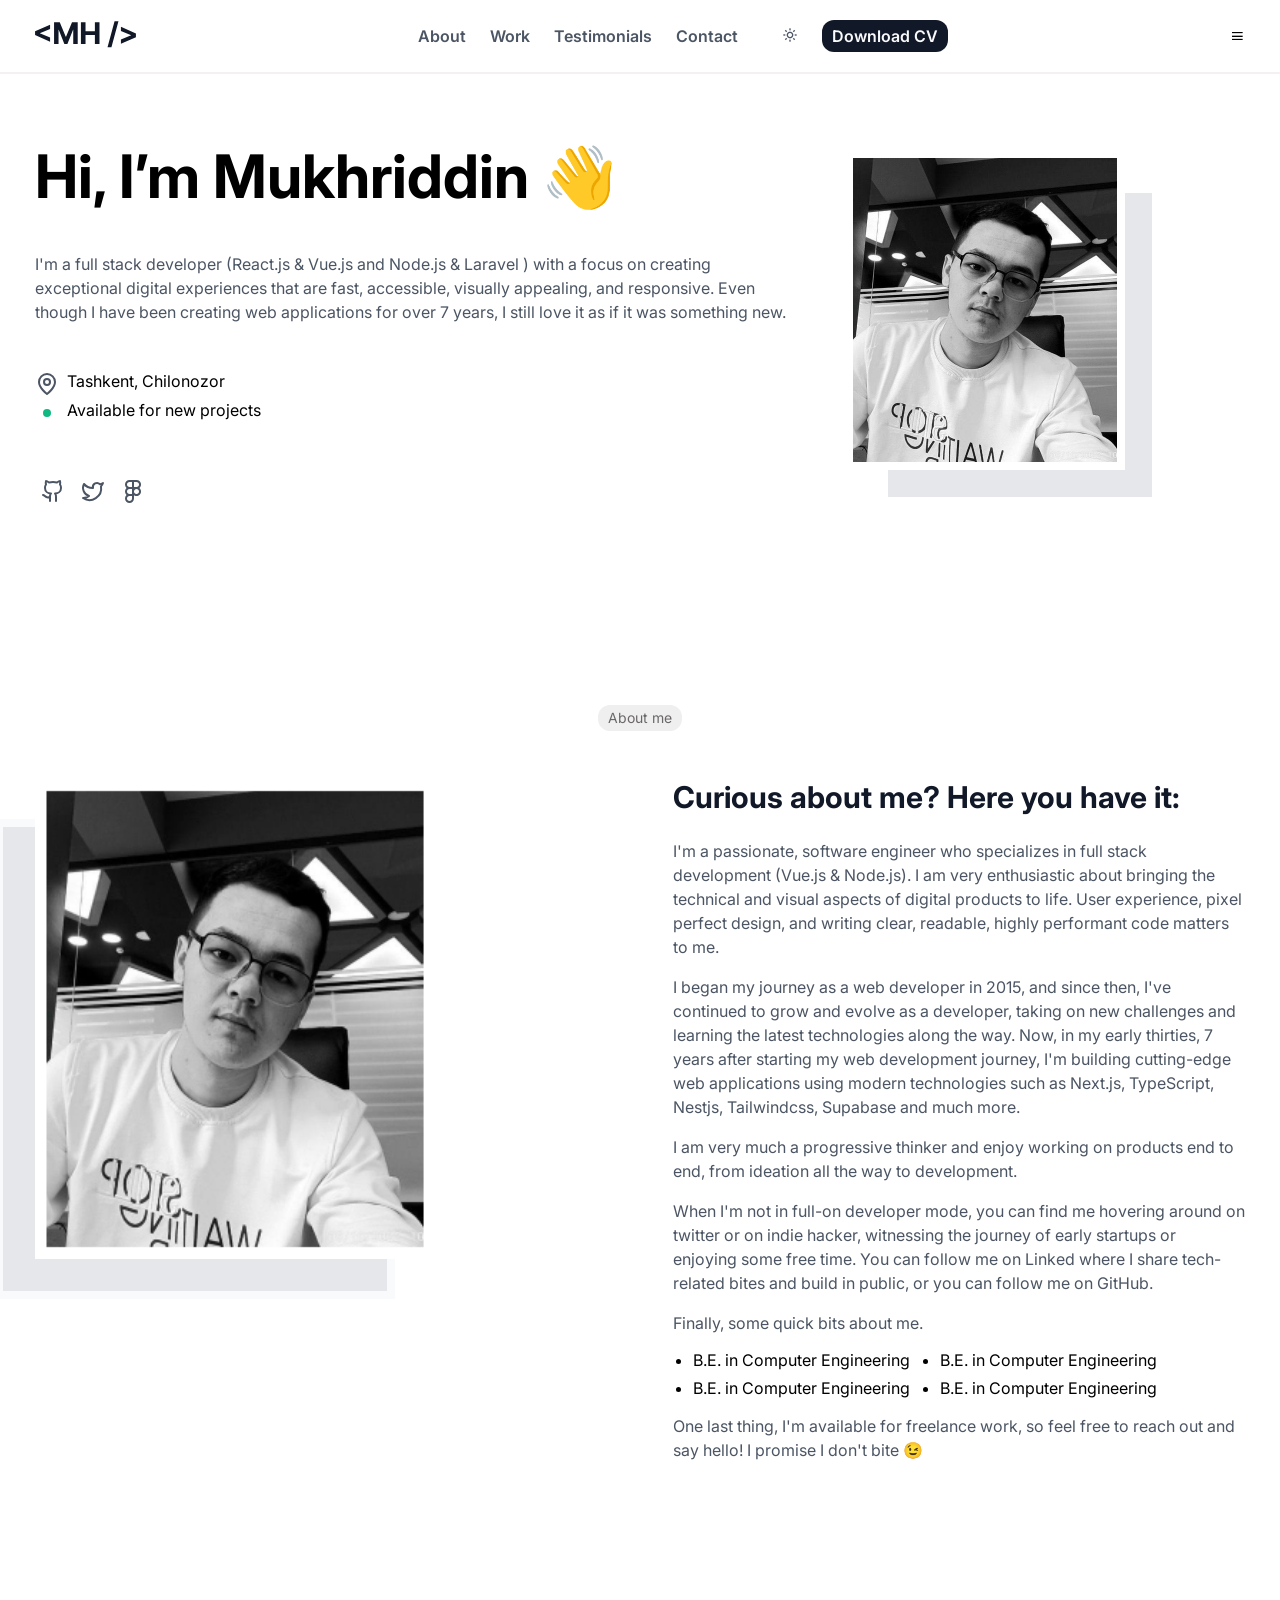
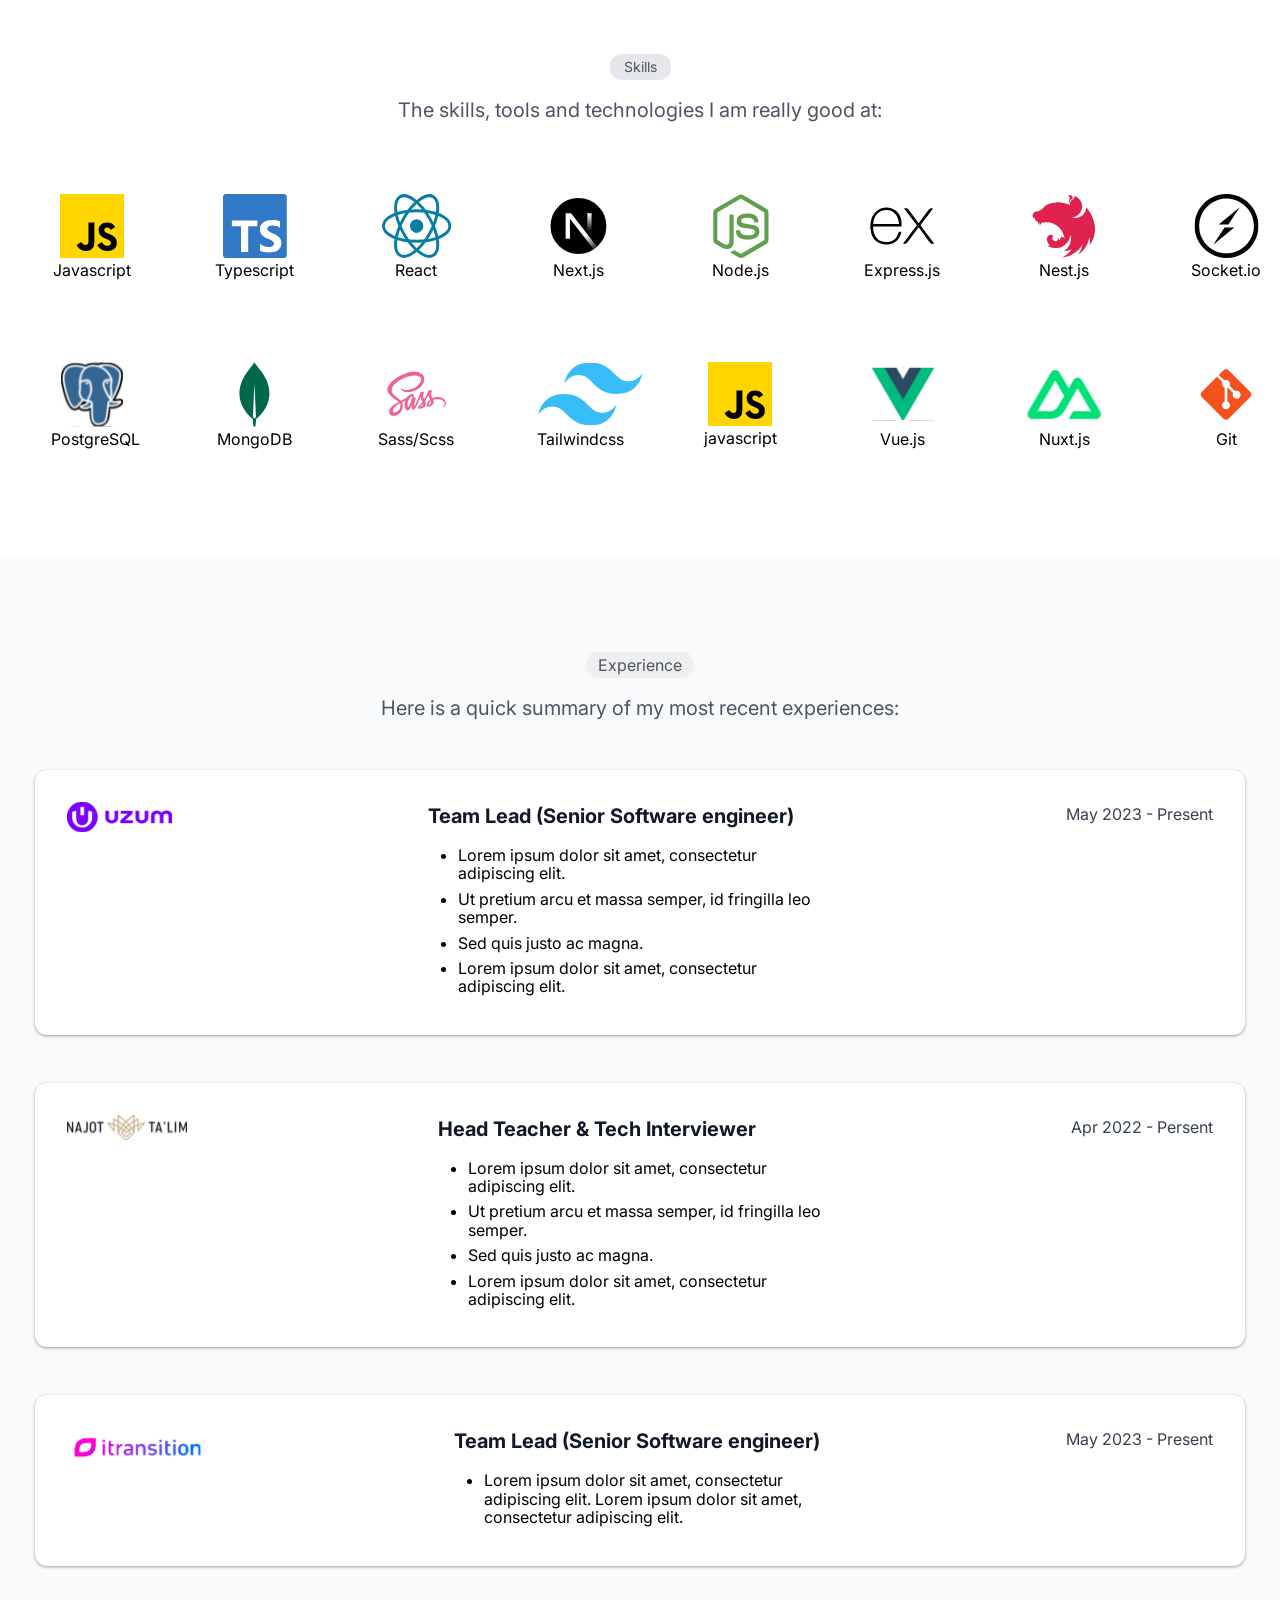
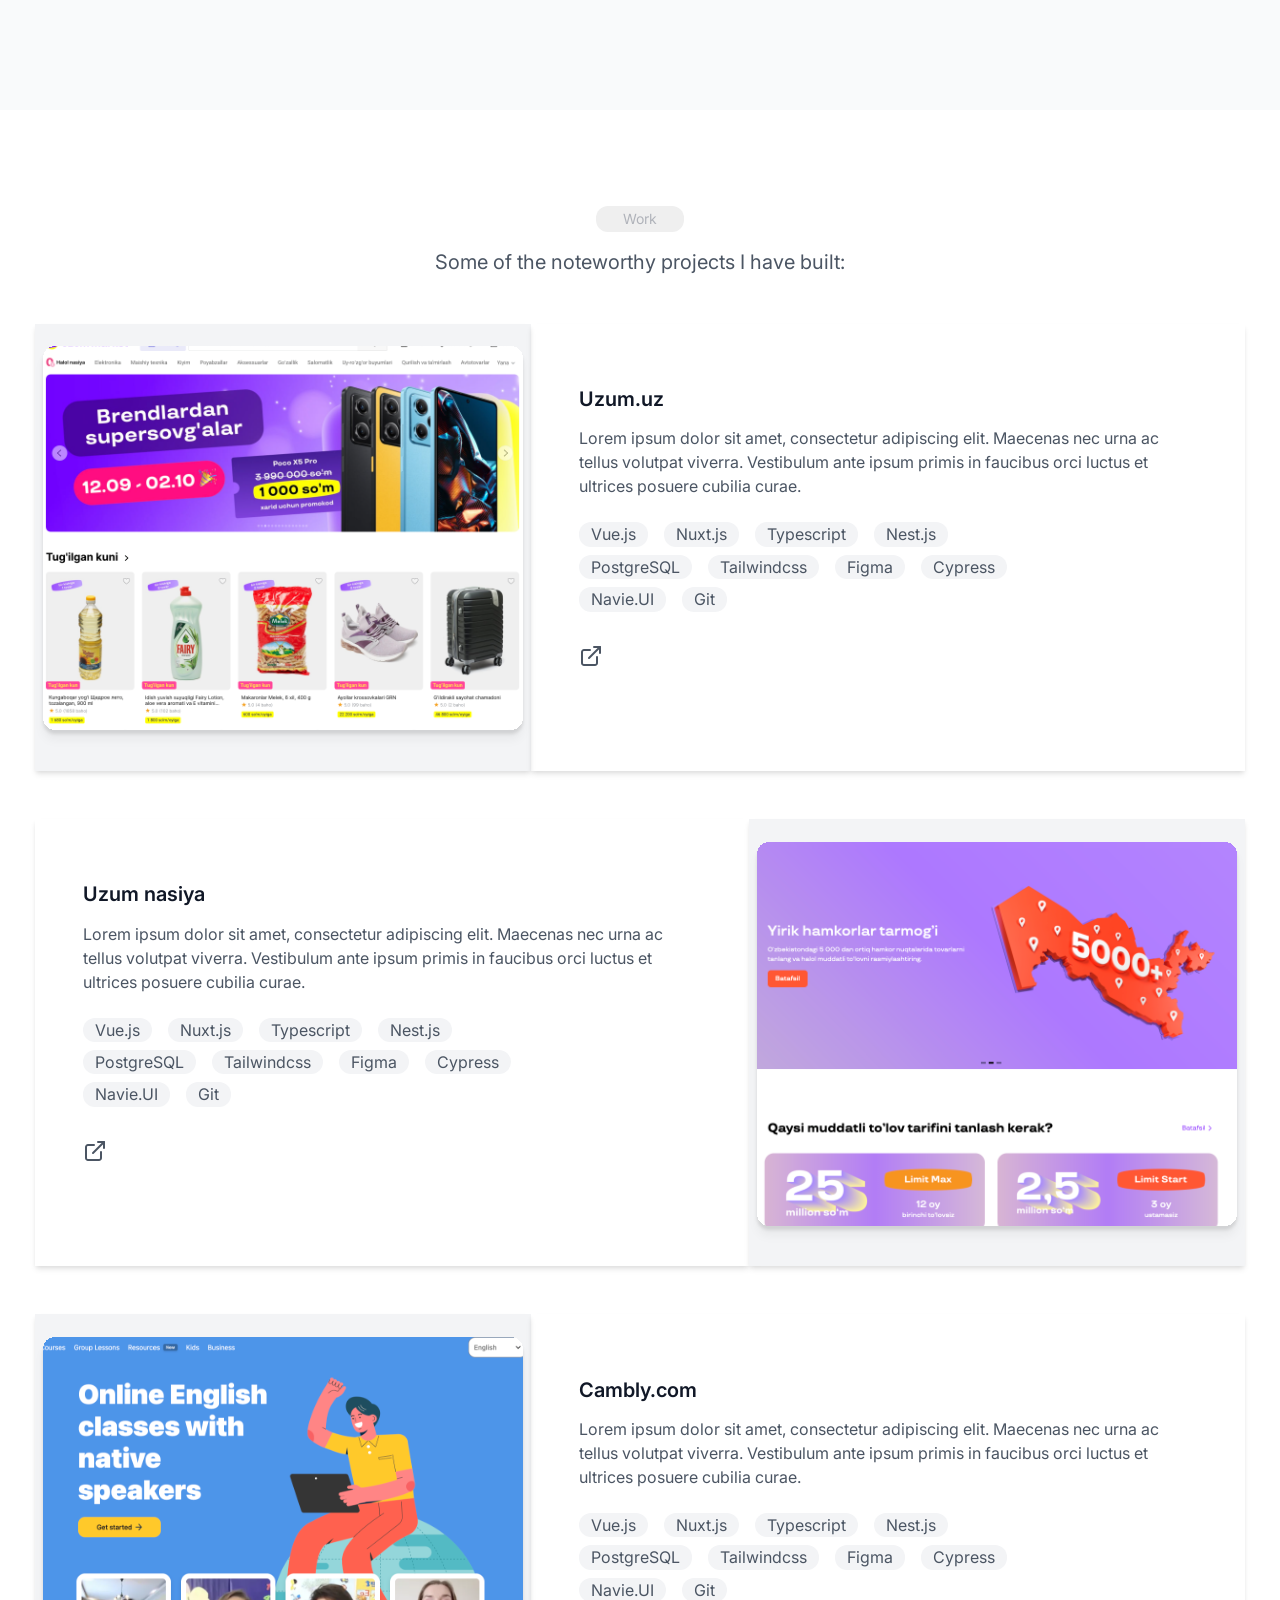
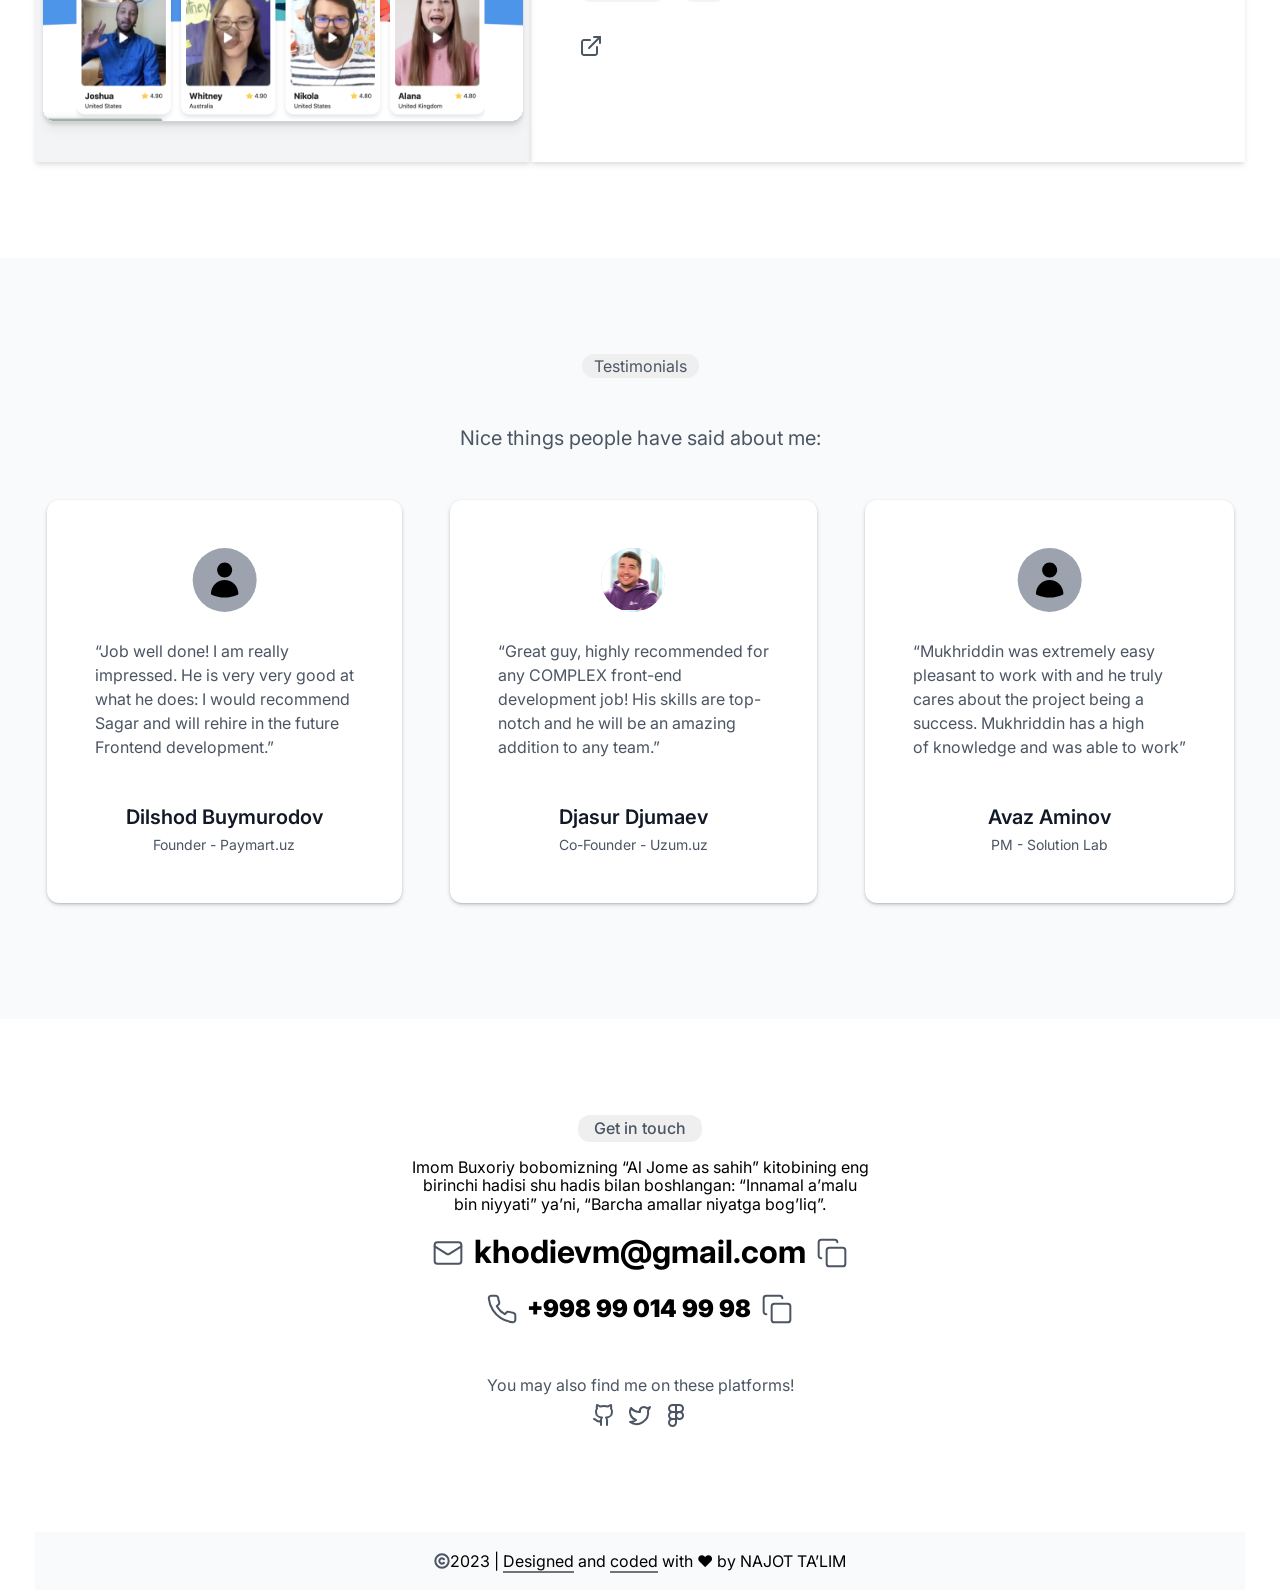
<file: exam-main/index.html>
<!DOCTYPE html>
<html lang="en">

<head>
    <meta charset="UTF-8">
    <meta name="viewport" content="width=device-width, initial-scale=1.0">
    <title>EXAM</title>

    <!-- favicon -->

    <link rel="icon" href="./public/favicon/favicon.svg">

    <!-- google-fonts-inter -->

    <link
        href="https://fonts.googleapis.com/css2?family=Edu+VIC+WA+NT+Beginner:wght@400;500&family=Inter:wght@100..900&family=Itim&family=Lemon&family=Montserrat:ital,wght@0,100..900;1,100..900&family=Patrick+Hand&family=Poppins:wght@200;300;400;500;600&family=Roboto:ital,wght@0,100;0,300;0,400;0,500;0,700;0,900;1,100;1,300;1,400;1,500;1,700;1,900&family=Rubik:ital,wght@0,300..900;1,300..900&display=swap"
        rel="stylesheet">

    <!-- box-icon -->

    <link href='https://unpkg.com/boxicons@2.1.4/css/boxicons.min.css' rel='stylesheet'>


    <!-- style.scss -->

    <link rel="stylesheet" href="./css/style.css">

    <!-- frofix -->

    <link rel="stylesheet" href="./css/prefix.css">

</head>

<body>

    <!-- header-start -->

    <header id="start">

        <div class="container">

            <div class="header-flex">


                <div class="logo_image">
                    <a href="./index.html">
                        <img class="light-logo" src="./assets/icons/favicon.svg" alt="">
                        <img class="dark-logo" src="./assets/icons/darc-logo.svg" alt="">
                    </a>
                </div>

                <ul class="navigation">
                    <li>
                        <a href="#">About</a>
                    </li>

                    <li>
                        <a href="#">Work</a>
                    </li>

                    <li>
                        <a href="#">Testimonials</a>
                    </li>

                    <li>
                        <a href="#">Contact</a>
                    </li>


                    <li>
                        <a href=""><i class='bx bx-sun'></i></a>
                    </li>


                    <button class="header-btn">
                        <a class="download" href="#" download="./assets/images">Download CV</a>
                    </button>


                </ul>

                <i class='bx bx-menu'></i>




            </div>


        </div>

    </header>





    <!-- header-end -->


    <!-- start-main -->

    <main>

        <!-- start-intro-section -->

        <section id="intro" class="intro">

            <div class="container">

                <div class="intro_flex">

                    <div class="left-box">
                        <h1 class="left-box__title">Hi, I’m Mukhriddin <span class="five">👋</span> </h1>

                        <p class="left-box__title--prg">
                            I'm a full stack developer (React.js & Vue.js and Node.js & Laravel ) with a focus on
                            creating
                            <br>
                            exceptional digital experiences that are fast, accessible, visually appealing, and
                            responsive.
                            Even <br> though I have been creating web applications for over 7 years, I still love it as
                            if
                            it was
                            something new.
                        </p>

                        <div class="into-flex-first">
                            <img src="./assets/icons/location.svg" alt="location">
                            <p>Tashkent, Chilonozor</p>
                        </div>

                        <div class="into-flex-second">
                            <img src="./assets/icons/green.svg" alt="location">
                            <p>Available for new projects</p>
                        </div>

                        <div class="logo-box">
                            <img src="./assets/icons/github.svg" alt="github">
                            <img src="./assets/icons/twitter.svg" alt="twitter">
                            <img src="./assets/icons/figma.svg" alt="figma">

                            <!-- <i class='bx bxl-github'></i>
                            <i class='bx bxl-twitter'></i>
                            <i class='bx bxl-figma'></i> -->
                        </div>
                    </div>

                    <div class="right-box">

                        <div class="shadow">
                            <img src="./assets/images/Background.jpg" alt="shadow">
                        </div>

                        <img src="./assets/images/Pic.jpg" alt="the-author">

                    </div>


                </div>

            </div>

        </section>



        <div class="sidebar">
            <div class="footer">
                <a href="#">
                    < MH />
                </a>
                <i class="bx bx-x"></i>
            </div>

            <div class="section">
                <ul>
                    <li><a href="#">About</a></li>
                    <li><a href="#">Work</a></li>
                    <li><a href="#">Testimonials</a></li>
                    <li><a href="#">Contact</a></li>
                </ul>
                <div class="sun">
                    <p>Switch Theme</p>
                    <i class="bx bx-sun"></i>
                </div>
                <button>Download CV</button>
            </div>

        </div>

        <!-- end-intro-section -->


        <!-- start-author-section -->

        <section id="author">

            <div class="container">


                <div class="author_flex">


                    <xdiv class="senter">

                        <button class="senter-btn">
                            <a href="#author">About me</a>
                        </button>

                </div>


                <div class="flex-box">

                    <div class="box-left">

                        <div class="shadow">
                            <img src="./assets/icons/Background big.png" alt="shadow">
                        </div>

                        <img src="./assets/images/Pic.jpg" alt="the-author">

                    </div>

                    <div class="box-right">

                        <h2 class="title-second">Curious about me? Here you have it:</h2>

                        <p class="title-second-prg">
                            I'm a passionate, software engineer who specializes in full stack <br> development
                            (Vue.js &
                            Node.js). I am very enthusiastic about bringing the <br> technical and visual aspects of
                            digital
                            products to life. User experience, pixel <br> perfect design, and writing clear,
                            readable,
                            highly
                            performant code matters <br> to me.
                        </p>

                        <p class="title-second-prg">
                            I began my journey as a web developer in 2015, and since then, I've <br> continued to
                            grow
                            and
                            evolve as a developer, taking on new challenges and <br> learning the latest
                            technologies
                            along
                            the way. Now, in my early thirties, 7 <br> years after starting my web development
                            journey,
                            I'm
                            building cutting-edge <br> web applications using modern technologies such as Next.js,
                            TypeScript, <br> Nestjs, Tailwindcss, Supabase and much more.
                        </p>

                        <p class="title-second-prg">
                            I am very much a progressive thinker and enjoy working on products end to <br> end, from
                            ideation
                            all the way to development.
                        </p>
                        <p class="title-second-prg">
                            When I'm not in full-on developer mode, you can find me hovering around on <br> twitter
                            or
                            on
                            indie hacker, witnessing the journey of early startups or <br> enjoying some free time.
                            You
                            can
                            follow me on Linked where I share tech- <br> related bites and build in public, or you
                            can
                            follow
                            me on GitHub.
                        </p>
                        <p class="title-second-prg-last">
                            Finally, some quick bits about me.
                        </p>

                        <nav class="nav-into">
                            <ul>
                                <li>
                                    B.E. in Computer Engineering
                                </li>
                            </ul>

                            <ul>
                                <li>
                                    B.E. in Computer Engineering
                                </li>
                            </ul>
                        </nav>

                        <nav class="nav-into">
                            <ul>
                                <li>
                                    B.E. in Computer Engineering
                                </li>
                            </ul>

                            <ul>
                                <li>
                                    B.E. in Computer Engineering
                                </li>
                            </ul>
                        </nav>

                        <p class="title-second-prg">One last thing, I'm available for freelance work, so feel free
                            to
                            reach out and <br> say
                            hello! I
                            promise I don't bite 😉</p>

                    </div>

                </div>

            </div>

            </div>

        </section>

        <!-- end-author-section -->


        <!--start-logos-section -->

        <section id="logos">

            <div class="container">

                <div class="logo_box">

                    <div class="logo-btn">
                        <button class="btn">
                            <a href="#logos">Skills</a>
                        </button>
                    </div>

                    <p class="logo-prg">The skills, tools and technologies I am really good at:</p>

                    <div class="flex-logo">

                        <div class="logoes-box">
                            <img src="./assets/icons/icon-javscript.svg" alt="javascript">
                            <p>Javascript</p>
                        </div>

                        <div class="logoes-box">
                            <img src="./assets/icons/icon-typescript.svg" alt="javascript">
                            <p>Typescript</p>
                        </div>

                        <div class="logoes-box">
                            <img src="./assets/icons/icon-react.svg" alt="javascript">
                            <p>React</p>
                        </div>

                        <div class="logoes-box">
                            <img src="./assets/icons/icon-nextjs.svg" alt="javascript">
                            <p>Next.js</p>
                        </div>

                        <div class="logoes-box">
                            <img src="./assets/icons/icon-nodejs.svg" alt="javascript">
                            <p>Node.js</p>
                        </div>

                        <div class="logoes-box">
                            <img src="./assets/icons/icon-express.svg" alt="javascript">
                            <p>Express.js</p>
                        </div>

                        <div class="logoes-box">
                            <img src="./assets/icons/icon-nest.svg" alt="javascript">
                            <p>Nest.js</p>
                        </div>

                        <div class="logoes-box">
                            <img src="./assets/icons/icon-socket.svg" alt="javascript">
                            <p>Socket.io</p>
                        </div>

                        <div class="logoes-box">
                            <img src="./assets/icons/icon-postgresql.svg" alt="javascript">
                            <p>PostgreSQL</p>
                        </div>

                        <div class="logoes-box">
                            <img src="./assets/icons/Vector.svg" alt="javascript">
                            <p>MongoDB</p>
                        </div>

                        <div class="logoes-box">
                            <img src="./assets/icons/icon-sass.svg" alt="javascript">
                            <p>Sass/Scss</p>
                        </div>

                        <div class="logoes-box">
                            <img src="./assets/icons/icon-tailwindcss.svg" alt="javascript">
                            <p>Tailwindcss</p>
                        </div>
                        <div class="logoes-box">
                            <img src="./assets/icons/icon-javscript.svg" alt="javascript">
                            <p>javascript</p>
                        </div>
                        <div class="logoes-box">
                            <img src="./assets/icons/icon-cypress.svg" alt="javascript">
                            <p>Vue.js</p>
                        </div>
                        <div class="logoes-box">
                            <img src="./assets/icons/image 6.svg" alt="javascript">
                            <p>Nuxt.js</p>
                        </div>
                        <div class="logoes-box">
                            <img src="./assets/icons/icon-git.svg" alt="javascript">
                            <p>Git</p>
                        </div>

                    </div>

                </div>

            </div>

        </section>

        <!--end-logos-section -->


        <!--start-Experience-section -->

        <section id="experience">

            <div class="container">

                <div class="experience_box">

                    <div class="experience_btn">
                        <button>
                            <a href="#experience">Experience</a>
                        </button>
                    </div>

                    <p class="experience_prg">Here is a quick summary of my most recent experiences:</p>


                    <div class="experience-first-card">
                        <div>
                            <img src="./assets/icons/uzum.svg" alt="uzum">
                        </div>

                        <div class="box-title">

                            <h2 class="title">Team Lead (Senior Software engineer)</h2>

                            <ul class="nav-list--item">

                                <li style="list-style-type: disc; margin-bottom: 7px;">
                                    Lorem ipsum dolor sit amet, consectetur <br> adipiscing elit.
                                </li>
                                <li style="list-style-type: disc; margin-bottom: 7px;">
                                    Ut pretium arcu et massa semper, id fringilla leo <br> semper.
                                </li>
                                <li style="list-style-type: disc; margin-bottom: 7px;">
                                    Sed quis justo ac magna.
                                </li>
                                <li style="list-style-type: disc; margin-bottom: 7px;">
                                    Lorem ipsum dolor sit amet, consectetur <br> adipiscing elit.
                                </li>
                            </ul>

                        </div>

                        <div>
                            <p class="present">May 2023 - Present</p>
                        </div>


                    </div>


                    <div class="experience-first-card">
                        <div>
                            <img src="./assets/icons/najottalim.svg" alt="uzum">
                        </div>

                        <div class="box-title">

                            <h2 class="title">Head Teacher & Tech Interviewer</h2>

                            <ul class="nav-list--item">

                                <li style="list-style-type: disc; margin-bottom: 7px;">
                                    Lorem ipsum dolor sit amet, consectetur <br> adipiscing elit.
                                </li>
                                <li style="list-style-type: disc; margin-bottom: 7px;">
                                    Ut pretium arcu et massa semper, id fringilla leo <br> semper.
                                </li>
                                <li style="list-style-type: disc; margin-bottom: 7px;">
                                    Sed quis justo ac magna.
                                </li>
                                <li style="list-style-type: disc; margin-bottom: 7px;">
                                    Lorem ipsum dolor sit amet, consectetur <br> adipiscing elit.
                                </li>
                            </ul>

                        </div>

                        <div>
                            <p class="present">Apr 2022 - Persent</p>
                        </div>


                    </div>

                    <div class="experience-first-card">
                        <div>
                            <img src="./assets/icons/itransition.svg" alt="uzum">
                        </div>

                        <div class="box-title">

                            <h2 class="title">Team Lead (Senior Software engineer)</h2>

                            <ul class="nav-list--item">

                                <li style="list-style-type: disc; margin-bottom: 7px;">
                                    Lorem ipsum dolor sit amet, consectetur <br> adipiscing elit. Lorem ipsum dolor sit
                                    amet, <br>
                                    consectetur adipiscing elit.
                                </li>

                            </ul>

                        </div>

                        <div>
                            <p class="present">May 2023 - Present</p>
                        </div>


                    </div>

                </div>

            </div>

        </section>

        <!--start-Experience-section -->


        <!--start-work-section -->

        <section id="work">

            <div class="container">

                <div class="work_box">

                    <button>
                        <span class="spn">
                            <a href="#">Work</a>
                        </span>
                    </button>

                    <p>Some of the noteworthy projects I have built:</p>
                </div>

                <div class="work__wrapper">

                    <div class="left">
                        <img src="./assets/icons/first.svg" alt="Uzum market">
                    </div>

                    <div class="right">
                        <h1 class="title">Uzum.uz</h1>
                        <p>
                            Lorem ipsum dolor sit amet, consectetur adipiscing elit. Maecenas nec urna ac tellus
                            volutpat
                            viverra. Vestibulum ante ipsum primis in faucibus orci luctus et ultrices posuere cubilia
                            curae.
                        </p>

                        <div>
                            <button class="btn">
                                <a href="#">Vue.js</a>
                            </button>

                            <button class="btn">
                                <a href="#">Nuxt.js</a>
                            </button>

                            <button class="btn">
                                <a href="#">Typescript</a>
                            </button>

                            <button class="btn">
                                <a href="#">Nest.js</a>
                            </button>
                        </div>

                        <div>
                            <button class="btn">
                                <a href="#">PostgreSQL</a>
                            </button>

                            <button class="btn">
                                <a href="#">Tailwindcss</a>
                            </button>

                            <button class="btn">
                                <a href="#">Figma</a>
                            </button>

                            <button class="btn">
                                <a href="#">Cypress</a>
                            </button>
                        </div>

                        <div>
                            <button class="btn">
                                <a href="#">Navie.UI</a>
                            </button>

                            <button class="btn">
                                <a href="#">Git</a>
                            </button>
                        </div>

                        <a href="#"><img src="./assets/icons/Icon-sing.svg" alt="price"></a>
                    </div>
                </div>

                <div class="work__wrapper_second">

                    <div class="right">

                        <h1 class="title">Uzum nasiya</h1>

                        <p>
                            Lorem ipsum dolor sit amet, consectetur adipiscing elit. Maecenas nec urna ac tellus
                            volutpat
                            viverra. Vestibulum ante ipsum primis in faucibus orci luctus et ultrices posuere cubilia
                            curae.
                        </p>
                        <div>
                            <button class="btn">
                                <a href="#">Vue.js</a>
                            </button>

                            <button class="btn">
                                <a href="#">Nuxt.js</a>
                            </button>

                            <button class="btn">
                                <a href="#">Typescript</a>
                            </button>

                            <button class="btn">
                                <a href="#">Nest.js</a>
                            </button>
                        </div>

                        <div>
                            <button class="btn">
                                <a href="#">PostgreSQL</a>
                            </button>

                            <button class="btn">
                                <a href="#">Tailwindcss</a>
                            </button>

                            <button class="btn">
                                <a href="#">Figma</a>
                            </button>

                            <button class="btn">
                                <a href="#">Cypress</a>
                            </button>
                        </div>

                        <div>
                            <button class="btn">
                                <a href="#">Navie.UI</a>
                            </button>

                            <button class="btn">
                                <a href="#">Git</a>
                            </button>
                        </div>

                        <a href="#"><img src="./assets/icons/Icon-sing.svg" alt="price"></a>
                    </div>

                    <div class="left">
                        <img src="./assets/icons/price.svg" alt="icon">
                    </div>

                </div>

                <div class="work__wrapper">

                    <div class="left">
                        <img src="./assets/icons/Picture.svg" alt="">
                    </div>

                    <div class="right">

                        <h1 class="title">Cambly.com </h1>

                        <p>
                            Lorem ipsum dolor sit amet, consectetur adipiscing elit. Maecenas nec urna ac tellus
                            volutpat
                            viverra. Vestibulum ante ipsum primis in faucibus orci luctus et ultrices posuere cubilia
                            curae.
                        </p>

                        <div>
                            <button class="btn">
                                <a href="#">Vue.js</a>
                            </button>

                            <button class="btn">
                                <a href="#">Nuxt.js</a>
                            </button>

                            <button class="btn">
                                <a href="#">Typescript</a>
                            </button>

                            <button class="btn">
                                <a href="#">Nest.js</a>
                            </button>
                        </div>

                        <div>
                            <button class="btn">
                                <a href="#">PostgreSQL</a>
                            </button>

                            <button class="btn">
                                <a href="#">Tailwindcss</a>
                            </button>

                            <button class="btn">
                                <a href="#">Figma</a>
                            </button>

                            <button class="btn">
                                <a href="#">Cypress</a>
                            </button>
                        </div>

                        <div>
                            <button class="btn">
                                <a href="#">Navie.UI</a>
                            </button>

                            <button class="btn">
                                <a href="#">Git</a>
                            </button>
                        </div>

                        <a href="#"><img src="./assets/icons/Icon-sing.svg" alt="price"></a>
                    </div>
                </div>
            </div>
        </section>

        <!--end-work-section -->


        <section id="cards">

            <div class="container">

                <div class="big_box">

                    <div class="card-btn">
                        <button>
                            <a href="#">Testimonials</a>
                        </button>
                    </div>

                    <p class="card-prg">Nice things people have said about me:</p>


                    <div class="card_box">


                        <div class="flex_card">

                            <div class="user-box">
                                <a href="">
                                    <img src="./assets/icons/icon-avatar-user.svg" alt="user">
                                </a>
                            </div>


                            <p class="user-box_prg">
                                “Job well done! I am really <br> impressed. He is very very good at <br> what he does: I
                                would
                                recommend <br> Sagar and will rehire in the future<br> Frontend development.”
                            </p>


                            <div class="box">
                                <h4 class="user_name">Dilshod Buymurodov</h4>

                                <p class="user-prg">Founder - Paymart.uz</p>
                            </div>


                        </div>

                        <div class="flex_card">

                            <div class="user-box">
                                <a href="">
                                    <img src="./assets/icons/icon-avatar.svg" alt="user">
                                </a>
                            </div>


                            <p class="user-box_prg">
                                “Great guy, highly recommended for <br> any COMPLEX front-end <br> development job! His
                                skills are
                                top- <br> notch and he will be an amazing <br> addition to any team.”
                            </p>


                            <div class="box">
                                <h4 class="user_name">Djasur Djumaev</h4>

                                <p class="user-prg">Co-Founder - Uzum.uz</p>
                            </div>


                        </div>

                        <div class="flex_card">

                            <div class="user-box">
                                <a href="">
                                    <img src="./assets/icons/icon-avatar-user.svg" alt="user">
                                </a>
                            </div>


                            <p class="user-box_prg">
                                “Mukhriddin was extremely easy <br> pleasant to work with and he truly <br> cares about
                                the
                                project being a <br> success. Mukhriddin has a high <br> of knowledge and was able to
                                work”
                            </p>


                            <div class="box">
                                <h4 class="user_name">Avaz Aminov</h4>

                                <p class="user-prg">PM - Solution Lab</p>
                            </div>


                        </div>

                    </div>


                </div>



            </div>

        </section>

    </main>

    <!-- end-main -->


    <footer id="footer_end">

        <div class="container">

            <div class="footer_box">

                <div class="footer_btn">
                    <button>
                        <a href="#footer">Get in touch</a>
                    </button>

                </div>

                <center>
                    <p class="footer_prg">Imom Buxoriy bobomizning “Al Jome as sahih” kitobining eng <br> birinchi
                        hadisi shu hadis bilan
                        boshlangan: “Innamal a’malu <br> bin niyyati” ya’ni, “Barcha amallar niyatga bog’liq”.</p>
                </center>


                <div class="flex_footer">

                    <img src="./assets/icons/message.svg" alt="message">

                    <h1>
                        khodievm@gmail.com
                    </h1>

                    <img src="./assets/icons/cope.svg" alt="cope">

                </div>

                <div class="flex_footer">

                    <img src="./assets/icons/mobile_phone.svg" alt="message">

                    <h2 style="font-weight: 900;">
                        +998 99 014 99 98
                    </h2>

                    <img src="./assets/icons/cope.svg" alt="cope">

                </div>

                <p class="last-prg">You may also find me on these platforms!</p>

                <div class="logo-flex">
                    <a href="">
                        <img src="./assets/icons/github.svg" alt="github">
                    </a>

                    <a href="">
                        <img src="./assets/icons/twitter.svg" alt="twitter">
                    </a>

                    <a href="">
                        <img src="./assets/icons/figma.svg" alt="twitter">
                    </a>
                </div>



                <div style="margin-top: 96px; background-color:#F9FAFB; width: 100%; padding: 20px;"
                    class="last-roject">

                    <img src="./assets/icons/c-logo.svg" alt="c-logo">

                    <p>2023 | <span style="border-bottom: 2px solid #787373;">Designed</span> and <span
                            style="border-bottom: 2px solid #787373;">coded</span> with ❤️️ by NAJOT TA’LIM</p>
                </div>

            </div>

        </div>




    </footer>



</body>

</html>
</file>
<file: exam-main/css/style.css>
/*! normalize.css v8.0.1 | MIT License | github.com/necolas/normalize.css */
/* Document
   ========================================================================== */
/**
 * 1. Correct the line height in all browsers.
 * 2. Prevent adjustments of font size after orientation changes in iOS.
 */
html {
  line-height: 1.15; /* 1 */
  -webkit-text-size-adjust: 100%; /* 2 */
}

/* Sections
   ========================================================================== */
/**
 * Remove the margin in all browsers.
 */
body {
  margin: 0;
}

/**
 * Render the `main` element consistently in IE.
 */
main {
  display: block;
}

/**
 * Correct the font size and margin on `h1` elements within `section` and
 * `article` contexts in Chrome, Firefox, and Safari.
 */
h1 {
  font-size: 2em;
  margin: 0.67em 0;
}

/* Grouping content
   ========================================================================== */
/**
 * 1. Add the correct box sizing in Firefox.
 * 2. Show the overflow in Edge and IE.
 */
hr {
  box-sizing: content-box; /* 1 */
  height: 0; /* 1 */
  overflow: visible; /* 2 */
}

/**
 * 1. Correct the inheritance and scaling of font size in all browsers.
 * 2. Correct the odd `em` font sizing in all browsers.
 */
pre {
  font-family: monospace, monospace; /* 1 */
  font-size: 1em; /* 2 */
}

/* Text-level semantics
   ========================================================================== */
/**
 * Remove the gray background on active links in IE 10.
 */
a {
  background-color: transparent;
}

/**
 * 1. Remove the bottom border in Chrome 57-
 * 2. Add the correct text decoration in Chrome, Edge, IE, Opera, and Safari.
 */
abbr[title] {
  border-bottom: none; /* 1 */
  text-decoration: underline; /* 2 */
  text-decoration: underline dotted; /* 2 */
}

/**
 * Add the correct font weight in Chrome, Edge, and Safari.
 */
b,
strong {
  font-weight: bolder;
}

/**
 * 1. Correct the inheritance and scaling of font size in all browsers.
 * 2. Correct the odd `em` font sizing in all browsers.
 */
code,
kbd,
samp {
  font-family: monospace, monospace; /* 1 */
  font-size: 1em; /* 2 */
}

/**
 * Add the correct font size in all browsers.
 */
small {
  font-size: 80%;
}

/**
 * Prevent `sub` and `sup` elements from affecting the line height in
 * all browsers.
 */
sub,
sup {
  font-size: 75%;
  line-height: 0;
  position: relative;
  vertical-align: baseline;
}

sub {
  bottom: -0.25em;
}

sup {
  top: -0.5em;
}

/* Embedded content
   ========================================================================== */
/**
 * Remove the border on images inside links in IE 10.
 */
img {
  border-style: none;
}

/* Forms
   ========================================================================== */
/**
 * 1. Change the font styles in all browsers.
 * 2. Remove the margin in Firefox and Safari.
 */
button,
input,
optgroup,
select,
textarea {
  font-family: inherit; /* 1 */
  font-size: 100%; /* 1 */
  line-height: 1.15; /* 1 */
  margin: 0; /* 2 */
}

/**
 * Show the overflow in IE.
 * 1. Show the overflow in Edge.
 */
button,
input { /* 1 */
  overflow: visible;
}

/**
 * Remove the inheritance of text transform in Edge, Firefox, and IE.
 * 1. Remove the inheritance of text transform in Firefox.
 */
button,
select { /* 1 */
  text-transform: none;
}

/**
 * Correct the inability to style clickable types in iOS and Safari.
 */
button,
[type=button],
[type=reset],
[type=submit] {
  -webkit-appearance: button;
}

/**
 * Remove the inner border and padding in Firefox.
 */
button::-moz-focus-inner,
[type=button]::-moz-focus-inner,
[type=reset]::-moz-focus-inner,
[type=submit]::-moz-focus-inner {
  border-style: none;
  padding: 0;
}

/**
 * Restore the focus styles unset by the previous rule.
 */
button:-moz-focusring,
[type=button]:-moz-focusring,
[type=reset]:-moz-focusring,
[type=submit]:-moz-focusring {
  outline: 1px dotted ButtonText;
}

/**
 * Correct the padding in Firefox.
 */
fieldset {
  padding: 0.35em 0.75em 0.625em;
}

/**
 * 1. Correct the text wrapping in Edge and IE.
 * 2. Correct the color inheritance from `fieldset` elements in IE.
 * 3. Remove the padding so developers are not caught out when they zero out
 *    `fieldset` elements in all browsers.
 */
legend {
  box-sizing: border-box; /* 1 */
  color: inherit; /* 2 */
  display: table; /* 1 */
  max-width: 100%; /* 1 */
  padding: 0; /* 3 */
  white-space: normal; /* 1 */
}

/**
 * Add the correct vertical alignment in Chrome, Firefox, and Opera.
 */
progress {
  vertical-align: baseline;
}

/**
 * Remove the default vertical scrollbar in IE 10+.
 */
textarea {
  overflow: auto;
}

/**
 * 1. Add the correct box sizing in IE 10.
 * 2. Remove the padding in IE 10.
 */
[type=checkbox],
[type=radio] {
  box-sizing: border-box; /* 1 */
  padding: 0; /* 2 */
}

/**
 * Correct the cursor style of increment and decrement buttons in Chrome.
 */
[type=number]::-webkit-inner-spin-button,
[type=number]::-webkit-outer-spin-button {
  height: auto;
}

/**
 * 1. Correct the odd appearance in Chrome and Safari.
 * 2. Correct the outline style in Safari.
 */
[type=search] {
  -webkit-appearance: textfield; /* 1 */
  outline-offset: -2px; /* 2 */
}

/**
 * Remove the inner padding in Chrome and Safari on macOS.
 */
[type=search]::-webkit-search-decoration {
  -webkit-appearance: none;
}

/**
 * 1. Correct the inability to style clickable types in iOS and Safari.
 * 2. Change font properties to `inherit` in Safari.
 */
::-webkit-file-upload-button {
  -webkit-appearance: button; /* 1 */
  font: inherit; /* 2 */
}

/* Interactive
   ========================================================================== */
/*
 * Add the correct display in Edge, IE 10+, and Firefox.
 */
details {
  display: block;
}

/*
 * Add the correct display in all browsers.
 */
summary {
  display: list-item;
}

/* Misc
   ========================================================================== */
/**
 * Add the correct display in IE 10+.
 */
template {
  display: none;
}

/**
 * Add the correct display in IE 10.
 */
[hidden] {
  display: none;
}

* {
  padding: 0;
  margin: 0;
  box-sizing: border-box;
  scroll-behavior: smooth;
}

.container {
  max-width: 1250px;
  margin: 0 auto;
  padding: 0 20px;
}

ul {
  list-style-type: none;
}

a {
  text-decoration: none;
}

@font-face {
  font-family: "Inter", sans-serif;
  src: url("https://fonts.googleapis.com/css2?family=Edu+VIC+WA+NT+Beginner:wght@400;500&family=Inter:wght@100..900&family=Itim&family=Lemon&family=Montserrat:ital,wght@0,100..900;1,100..900&family=Patrick+Hand&family=Poppins:wght@200;300;400;500;600&family=Roboto:ital,wght@0,100;0,300;0,400;0,500;0,700;0,900;1,100;1,300;1,400;1,500;1,700;1,900&family=Rubik:ital,wght@0,300..900;1,300..900&display=swap");
  scr: "../../assets/fonts/inter/Inter[slnt,wght].ttf";
}
body {
  font-family: "Inter", sans-serif;
  font-style: normal;
}

#start {
  border-bottom: 2px solid #f5f1f1;
  background-color: #ffffff;
  position: fixed;
  width: 100%;
  z-index: 999999;
}
#start .header-flex {
  display: flex;
  justify-content: space-between;
  align-items: center;
  text-align: center;
  padding: 20px 0;
}
#start .header-flex .logo_image a .dark-logo {
  display: none;
}
#start .header-flex .navigation {
  display: flex;
  align-items: center;
  gap: 24px;
}
#start .header-flex .navigation .bx-menu {
  display: none;
}
#start .header-flex .navigation a {
  font-size: 16px;
  line-height: 24px;
  font-weight: 600;
  color: #4b5563;
  position: relative;
}
#start .header-flex .navigation a:hover {
  color: #ff4500;
}
#start .header-flex .navigation a::after {
  content: "";
  position: absolute;
  width: 0%;
  height: 3px;
  right: 0;
  bottom: -3px;
  border-radius: 12px;
  background-color: #ff4500;
  transition: all 0.5s ease-in-out;
}
#start .header-flex .navigation a:hover::after {
  width: 100%;
}
#start .header-flex .navigation .bx-sun {
  padding-left: 20px;
}
#start .header-flex .navigation .bx-sun:hover {
  color: #ffd700;
}
#start .header-flex .navigation .header-btn {
  padding: 4px 10px;
  border: none;
  border-radius: 12px;
  background-color: #111827;
}
#start .header-flex .navigation .header-btn .download {
  color: #f9fafb;
}
#start .header-flex .navigation .header-btn .download:hover {
  color: #ff4500;
}

.sidebar {
  display: none;
  position: absolute;
  top: -20px;
  right: 0;
  width: 70vw;
  height: 100vh;
  padding: 16px 16px;
  justify-content: start;
  align-items: center;
  gap: 40px;
  flex-direction: column;
  background-color: #fff;
  align-items: end;
  width: 200px;
}
.sidebar .footer {
  display: flex;
  align-items: center;
  justify-content: space-around;
}
.sidebar .section {
  display: flex;
  flex-direction: column;
  justify-content: center;
  align-items: center;
  gap: 50px;
}
.sidebar .section .sun {
  display: flex;
  align-items: center;
  justify-content: space-between;
}
.sidebar .section button {
  padding: 6px 96px;
  border-radius: 12px;
}

@media only screen and (max-width: 769px) {
  .navigation li {
    display: none;
  }
  .navigation .bx-menu {
    display: inline-block;
  }
}
@media only screen and (max-width: 576px) {
  .header-flex ul {
    display: none;
  }
  .header-btn {
    display: none;
  }
}
@media (prefers-color-scheme: dark) {
  #start {
    background-color: #030712;
  }
  #start .header-flex .logo_image a {
    background-color: #ffffff;
  }
  #start .header-flex .logo_image a .light-logo {
    display: none;
  }
  #start .header-flex .logo_image a .dark-logo {
    display: flex;
  }
  #start .header-flex .navigation a {
    color: #4b5563;
  }
  #start .header-flex .navigation a:hover {
    color: #fff !important;
  }
  #start .header-flex .navigation a::after {
    background-color: #fff !important;
  }
}
#footer_end {
  padding-top: 96px;
  background-color: #ffffff;
}
#footer_end .footer_box .footer_btn {
  display: flex;
  justify-content: center;
  padding-bottom: 16px;
}
#footer_end .footer_box .footer_btn button {
  padding: 4px 16px;
  border-radius: 12px;
  border: none;
}
#footer_end .footer_box .footer_btn button a {
  color: #4b5563;
  font-weight: 500;
}
#footer_end .footer_box .footer_btn button a:hover {
  color: #ff4500;
}
#footer_end .footer_box .footer_btn button .ooter_prg {
  font-size: 20px;
  line-height: 28px;
  color: #4b5563;
}
#footer_end .footer_box .flex_footer {
  display: flex;
  justify-content: center;
  align-items: center;
  text-align: center;
  gap: 10px;
}
#footer_end .footer_box .last-prg {
  text-align: center;
  font-size: 16px;
  line-height: 24px;
  color: #4b5563;
  margin-top: 48px;
}
#footer_end .footer_box .logo-flex {
  display: flex;
  justify-content: center;
  align-items: center;
  text-align: center;
}
#footer_end .last-roject {
  display: flex;
  justify-content: center;
  align-items: center;
  text-align: center;
}

@media (prefers-color-scheme: dark) {
  #footer_end {
    background-color: #030712;
  }
  #footer_end .footer_box {
    background-color: #030712;
  }
  #footer_end .footer_box .footer_btn button a {
    color: #ffffff;
  }
  #footer_end .footer_box .right-box {
    z-index: 999;
  }
  #footer_end .footer_box .footer_prg {
    color: #ffffff;
  }
  #footer_end .footer_box .flex_footer img {
    color: #ffffff;
  }
  #footer_end .footer_box .flex_footer h1 {
    color: #ffffff;
  }
  #footer_end .footer_box .flex_footer h2 {
    color: #ffffff;
  }
  #footer_end .footer_box .last-roject {
    background-color: #111827;
  }
}
#intro {
  position: relative;
  padding-bottom: 96px;
}
#intro .intro_flex {
  display: flex;
  justify-content: space-between;
  gap: 30px;
  padding-top: 100px;
}
#intro .intro_flex .left-box .left-box__title {
  font-size: 60px;
  line-height: 72px;
  letter-spacing: -2%;
}
#intro .intro_flex .left-box .left-box__title--prg {
  font-size: 16px;
  line-height: 24px;
  color: #4b5563;
}
#intro .intro_flex .left-box .into-flex-first {
  display: flex;
  gap: 8px;
  margin-top: 48px;
}
#intro .intro_flex .left-box .into-flex-second {
  display: flex;
  gap: 8px;
  padding-top: 5px;
  margin-bottom: 48px;
}
#intro .intro_flex .right-box {
  position: relative;
  width: 400px;
  height: 360px;
  margin-top: 50px;
}
#intro .intro_flex .right-box .shadow {
  width: 280px;
  height: 320px;
  position: absolute;
  z-index: -1;
  top: 35px;
  left: 35px;
}
#intro .intro_flex .right-box img {
  width: 280px;
  height: 320px;
  z-index: 999;
}
#intro .intro_flex .right-box img:hover {
  margin-top: 24px;
  margin-left: 24px;
  transition: all 0.2s ease-in-out;
}

@media only screen and (max-width: 769px) {
  .intro_flex {
    display: flex;
    width: auto;
  }
  .intro_flex .five {
    display: none;
  }
}
@media only screen and (max-width: 576px) {
  .intro_flex {
    display: flex;
    flex-direction: column-reverse;
    justify-content: center;
    align-items: center;
    padding-left: 80px;
  }
}
@media only screen and (max-width: 375px) {
  .intro_flex {
    display: flex;
    flex-direction: column-reverse;
    justify-content: center;
    align-items: center;
    padding-left: 80px;
  }
}
@media (prefers-color-scheme: dark) {
  #intro {
    background-color: #030712;
  }
  #intro .intro_flex .left-box h1,
  #intro .intro_flex .left-box p {
    color: #fff;
  }
  #intro .intro_flex .right-box {
    z-index: 999;
  }
}
#author {
  padding-top: 96px;
  padding-bottom: 96px;
}
#author .author_flex .senter {
  display: flex;
  justify-content: center;
  padding-bottom: 48px;
}
#author .author_flex .senter .senter-btn {
  border-radius: 12px;
  padding: 3px 10px;
  border: none;
}
#author .author_flex .senter .senter-btn a {
  color: #6b6767;
  font-size: 14px;
  line-height: 20px;
}
#author .author_flex .senter .senter-btn a:hover {
  color: #ff4500;
}
#author .flex-box {
  display: flex;
  justify-content: space-between;
}
#author .flex-box .box-left {
  position: relative;
  width: 400px;
  height: 360px;
}
#author .flex-box .box-left .shadow {
  width: 400px;
  height: 480px;
  position: absolute;
  z-index: -1;
  top: 40px;
  left: -40px;
}
#author .flex-box .box-left img {
  width: 400px;
  height: 480px;
  z-index: 999;
}
#author .flex-box .box-left img:hover {
  margin-top: 24px;
  margin-left: -24px;
  transition: all 0.2s ease-in-out;
}
#author .flex-box .box-right .title-second {
  font-size: 30px;
  line-height: 36px;
  letter-spacing: -2%;
  color: #111827;
  margin-bottom: 24px;
}
#author .flex-box .box-right .title-second-prg {
  font-size: 16px;
  line-height: 24px;
  color: #4b5563;
  margin-top: 16px;
}
#author .flex-box .box-right .title-second-prg-last {
  font-size: 16px;
  line-height: 24px;
  color: #4b5563;
  margin-top: 16px;
  margin-bottom: 16px;
}
#author .flex-box .box-right .nav-into {
  display: flex;
  justify-content: start;
  margin-left: 20px;
  gap: 30px;
  margin-bottom: 10px;
}
#author .flex-box .box-right .nav-into ul {
  list-style-type: disc;
}

@media only screen and (max-width: 769px) {
  .author_flex .flex-box {
    display: flex;
    justify-content: center;
    align-items: center;
    flex-direction: column;
  }
}
@media only screen and (max-width: 576px) {
  #author .flex-box {
    display: flex;
    flex-direction: column !important;
    justify-content: center;
    align-items: center;
    padding-left: 50px;
  }
}
@media only screen and (max-width: 375px) {
  #author .author_flex .flex-box {
    display: flex;
    flex-direction: column-reverse;
    justify-content: center;
    align-items: center;
    padding-left: 50px;
  }
}
@media (prefers-color-scheme: dark) {
  #author {
    background-color: #111827;
  }
  #author .author_flex .senter senter-btn a {
    color: #ffffff;
  }
  #author .author_flex .box-right .nav-into ul li {
    color: #ffffff;
  }
}
#logos {
  padding-top: 96px;
  padding-bottom: 96px;
  background-color: #ffffff;
}
#logos .logo_box .logo-btn {
  display: flex;
  justify-content: center;
  margin-bottom: 16px;
}
#logos .logo_box .logo-btn .btn {
  padding: 3px 14px;
  border-radius: 12px;
  border: none;
  background-color: #e5e7eb;
}
#logos .logo_box .logo-btn .btn a {
  font-size: 14px;
  line-height: 20px;
  color: #4b5563;
}
#logos .logo_box .logo-btn .btn a:hover {
  color: #ff4500;
}
#logos .logo_box .logo-prg {
  text-align: center;
  font-size: 20px;
  line-height: 28px;
  margin-bottom: 48px;
  color: #4b5563;
}
#logos .logo_box .flex-logo {
  display: grid;
  grid-template-columns: repeat(auto-fit, minmax(70px, 1fr));
  grid-template-rows: repeat(2, 1fr);
  grid-column-gap: 86px;
  grid-row-gap: 48px;
  place-content: center;
  text-align: center;
}
#logos .logo_box .flex-logo .logoes-box {
  width: 120px;
  height: 120px;
  padding: 22px;
  padding-left: 16px;
  align-items: center;
  text-align: center;
}
#logos .logo_box .flex-logo .logoes-box:hover {
  border-radius: 12px;
  transition: all 0.8s ease-in-out;
  background-color: #cddada;
  opacity: 1;
  font-weight: 700;
  color: #4b5563;
  box-shadow: rgba(50, 50, 93, 0.25) 0px 2px 5px -1px, rgba(0, 0, 0, 0.3) 0px 1px 3px -1px;
}

@media only screen and (max-width: 576px) {
  .header-flex ul {
    display: none;
  }
  .header-btn {
    display: none;
  }
}
@media (prefers-color-scheme: dark) {
  #logos {
    background-color: #030712;
  }
  #logos .logo_box .logo-btn btn a {
    color: #ffffff;
  }
  #logos .logo_box .logo-prg {
    color: #ffffff;
  }
  #logos .logo_box .flex-logo .logoes-box p {
    color: #ffffff;
  }
}
#experience {
  background-color: #f9fafb;
  padding-bottom: 96px;
}
#experience .experience_box .experience_btn {
  display: flex;
  justify-content: center;
  padding-top: 96px;
}
#experience .experience_box .experience_btn button {
  border-radius: 12px;
  border: none;
  padding: 4px 12px;
}
#experience .experience_box .experience_btn button a {
  color: #4b5563;
}
#experience .experience_box .experience_btn button a:hover {
  color: #ff4500;
}
#experience .experience_box .experience_prg {
  text-align: center;
  font-size: 20px;
  line-height: 28px;
  margin-top: 16px;
  padding-bottom: 48px;
  color: #4b5563;
}
#experience .experience_box .experience-first-card {
  display: flex;
  justify-content: space-between;
  margin: 0 auto;
  padding: 32px;
  width: auto;
  height: auto;
  border-radius: 12px;
  border: none;
  background-color: #ffffff;
  box-shadow: rgba(60, 64, 67, 0.3) 0px 1px 2px 0px, rgba(60, 64, 67, 0.15) 0px 1px 3px 1px;
  margin-bottom: 48px;
}
#experience .experience_box .experience-first-card:hover {
  border: 2px solid rgb(212, 207, 207);
  transition: all 1.5s ease-in-out;
}
#experience .experience_box .experience-first-card .box-title .title {
  font-size: 20px;
  line-height: 28px;
  color: #111827;
  padding-bottom: 16px;
}
#experience .experience_box .experience-first-card .box-title .nav-list--item {
  padding-left: 30px;
}
#experience .experience_box .experience-first-card .box-title .nav-list--item li {
  list-style-type: disc;
}
#experience .experience_box .experience-first-card .present {
  font-size: 16px;
  line-height: 24px;
  color: #374151;
}

@media only screen and (max-width: 576px) {
  .intro_flex {
    display: flex;
    flex-direction: column-reverse;
    justify-content: center;
    align-items: center;
    padding-left: 80px;
  }
}
@media only screen and (max-width: 375px) {
  #experience .experience_box .experience-first-card {
    gap: 5px;
    display: flex;
    flex-direction: column;
  }
  #experience .experience_box .experience-first-card img {
    order: 1;
  }
  #experience .experience_box .experience-first-card .box-title {
    order: 3;
  }
  #experience .experience_box .experience-first-card .present {
    order: 2;
  }
}
@media (prefers-color-scheme: dark) {
  #experience {
    background-color: #111827;
  }
  #experience .experience_box .experience-first-card {
    background-color: #1f2937;
  }
}
#work {
  padding-bottom: 96px;
}
#work .work_box {
  text-align: center;
  padding-top: 96px;
}
#work .work_box button {
  padding: 3px 12px;
  border-radius: 12px;
  border: none;
}
#work .work_box button a {
  color: #b0b3ba;
  font-size: 14px;
  line-height: 20px;
}
#work .work_box button a:hover {
  color: #ff4500;
}
#work .work_box .spn {
  padding: 5px 15px;
  padding: 5px 15px;
  border-radius: 12px;
  font-size: 14px;
}
#work .work_box .spn a {
  text-decoration: none;
}
#work .work_box p {
  font-size: 20px;
  line-height: 28px;
  color: #4b5563;
  padding-top: 16px;
}
#work .work__wrapper {
  display: flex;
  justify-content: center;
  padding-top: 48px;
}
#work .work__wrapper .left {
  width: auto;
  display: flex;
  align-items: center;
  justify-content: center;
  background-color: #f3f4f6;
  box-shadow: rgba(0, 0, 0, 0.1) 0px 4px 6px -1px, rgba(0, 0, 0, 0.06) 0px 2px 4px -1px;
}
#work .work__wrapper .right {
  width: auto;
  padding: 48px 48px 100px;
  box-shadow: rgba(0, 0, 0, 0.1) 0px 4px 6px -1px, rgba(0, 0, 0, 0.06) 0px 2px 4px -1px;
}
#work .work__wrapper .right .title {
  font-size: 20px;
  line-height: 28px;
  color: #111827;
  font-weight: 600;
}
#work .work__wrapper .right p {
  font-size: 16px;
  line-height: 24px;
  margin-bottom: 24px;
  color: #4b5563;
}
#work .work__wrapper .right .btn {
  padding: 3px 12px;
  border-radius: 12px;
  border: none;
  margin-right: 12px;
  margin-bottom: 8px;
  background-color: #f3f4f6;
}
#work .work__wrapper .right .btn a {
  color: #4b5563;
}
#work .work__wrapper .right .btn a:hover {
  color: #ff4500;
}
#work .work__wrapper .right a img {
  margin-top: 24px;
}
#work .work__wrapper_second {
  display: flex;
  justify-content: center;
  padding-top: 48px;
}
#work .work__wrapper_second .left {
  width: auto;
  display: flex;
  align-items: center;
  justify-content: center;
  background-color: #f3f4f6;
  box-shadow: rgba(0, 0, 0, 0.1) 0px 4px 6px -1px, rgba(0, 0, 0, 0.06) 0px 2px 4px -1px;
}
#work .work__wrapper_second .right {
  width: auto;
  padding: 48px 48px 100px;
  box-shadow: rgba(0, 0, 0, 0.1) 0px 4px 6px -1px, rgba(0, 0, 0, 0.06) 0px 2px 4px -1px;
}
#work .work__wrapper_second .right .title {
  font-size: 20px;
  line-height: 28px;
  color: #111827;
  font-weight: 600;
}
#work .work__wrapper_second .right p {
  font-size: 16px;
  line-height: 24px;
  margin-bottom: 24px;
  color: #4b5563;
}
#work .work__wrapper_second .right .btn {
  padding: 3px 12px;
  border-radius: 12px;
  border: none;
  margin-right: 12px;
  margin-bottom: 8px;
  background-color: #f3f4f6;
}
#work .work__wrapper_second .right .btn a {
  color: #4b5563;
}
#work .work__wrapper_second .right .btn a:hover {
  color: #ff4500;
}
#work .work__wrapper_second .right a img {
  margin-top: 24px;
}

@media (prefers-color-scheme: dark) {
  #work {
    background-color: #030712;
  }
  #work .work__wrapper {
    background-color: #1f2937;
  }
  #work .work__wrapper .right .btn {
    background-color: #4b5563 !important;
  }
}
@media only screen and (max-width: 576px) {
  .intro_flex {
    display: flex;
    flex-direction: column-reverse;
    justify-content: center;
    align-items: center;
    padding-left: 80px;
  }
}
@media only screen and (max-width: 375px) {
  #work .work__wrapper {
    display: flex;
    flex-direction: column;
  }
  #work .work__wrapper .left img {
    scale: 0.58;
  }
  #work .work__wrapper_second {
    display: flex;
    flex-direction: column;
  }
  #work .work__wrapper_second .left {
    order: 1;
  }
  #work .work__wrapper_second .left img {
    scale: 0.58;
  }
  #work .work__wrapper_second .right {
    order: 2;
  }
}
#cards {
  padding-top: 96px;
  background-color: #f9fafb;
  padding-bottom: 96px;
}
#cards .big_box .card-btn {
  display: flex;
  justify-content: center;
  margin-bottom: 30px;
}
#cards .big_box .card-btn button {
  padding: 3px 12px;
  border-radius: 12px;
  border: none;
}
#cards .big_box .card-btn button a {
  color: #4b5563;
}
#cards .big_box .card-prg {
  text-align: center;
  font-size: 20px;
  line-height: 28px;
  color: #4b5563;
  padding-top: 16px;
  padding-bottom: 48px;
}
#cards .big_box .card_box {
  display: flex;
  justify-content: center;
  gap: 48px;
  padding-bottom: 20px;
}
#cards .big_box .card_box .flex_card {
  width: auto;
  height: auto;
  border-radius: 12px;
  padding: 48px;
  border: none;
  background-color: #ffffff;
  box-shadow: rgba(50, 50, 93, 0.25) 0px 2px 5px -1px, rgba(0, 0, 0, 0.3) 0px 1px 3px -1px;
}
#cards .big_box .card_box .flex_card:hover {
  box-shadow: rgba(6, 24, 44, 0.4) 0px 0px 0px 2px, rgba(6, 24, 44, 0.65) 0px 4px 6px -1px, rgba(255, 255, 255, 0.08) 0px 1px 0px inset;
  transition: all 0.5s ease-out;
  opacity: 4;
  background-color: #ebf0f5;
}
#cards .big_box .card_box .flex_card .user-box {
  display: flex;
  justify-content: center;
  padding-bottom: 24px;
}
#cards .big_box .card_box .flex_card .user-box_prg {
  font-size: 16px;
  line-height: 24px;
  color: #4b5563;
  padding-bottom: 24px;
}
#cards .big_box .card_box .flex_card .box .user_name {
  text-align: center;
  font-size: 20px;
  line-height: 28px;
  color: #111827;
  font-weight: 600;
  padding-bottom: 4px;
}
#cards .big_box .card_box .flex_card .box .user-prg {
  text-align: center;
  font-size: 14px;
  line-height: 20px;
  color: #4b5563;
}
#cards .big_box .card_box .flex_card .box {
  padding-top: 20px;
}

@media (prefers-color-scheme: dark) {
  #cards {
    background-color: #111827;
  }
  #cards .big_box {
    background-color: #111827;
  }
  #cards .big_box .card_box {
    background-color: #111827;
  }
  #cards .big_box .card_box .flex_card {
    background-color: #1f2937;
  }
  #cards .big_box .left-box h1,
  #cards .big_box .left-box p {
    color: #fff;
  }
  #cards .big_box .right-box {
    z-index: 999;
  }
}
@media only screen and (max-width: 576px) {
  .intro_flex {
    display: flex;
    flex-direction: column-reverse;
    justify-content: center;
    align-items: center;
    padding-left: 80px;
  }
}
@media only screen and (max-width: 375px) {
  #cards .big_box .card_box {
    display: flex;
    flex-direction: column;
  }
}/*# sourceMappingURL=style.css.map */
</file>
<file: exam-main/css/prefix.css>
/*! normalize.css v8.0.1 | MIT License | github.com/necolas/normalize.css */button,hr,input{overflow:visible}progress,sub,sup{vertical-align:baseline}*,body{margin:0}#start .header-flex,#start .header-flex .navigation,.sidebar .footer{display:-webkit-box;display:-ms-flexbox}#start,#start .header-flex .navigation a:hover::after{width:100%}.sidebar,.sidebar .section{-webkit-box-orient:vertical;-webkit-box-direction:normal}#footer_end,#start,.sidebar{background-color:#fff}#author .flex-box .box-right .nav-into ul,#experience .experience_box .experience-first-card .box-title .nav-list--item li{list-style-type:disc}#work .work_box .spn a,a{text-decoration:none}#author .author_flex .senter .senter-btn a:hover,#experience .experience_box .experience_btn button a:hover,#footer_end .footer_box .footer_btn button a:hover,#logos .logo_box .logo-btn .btn a:hover,#start .header-flex .navigation .header-btn .download:hover,#start .header-flex .navigation a:hover,#work .work__wrapper .right .btn a:hover,#work .work__wrapper_second .right .btn a:hover,#work .work_box button a:hover{color:#ff4500}html{line-height:1.15;-webkit-text-size-adjust:100%}details,main{display:block}h1{font-size:2em;margin:.67em 0}hr{-webkit-box-sizing:content-box;box-sizing:content-box;height:0}[type=checkbox],[type=radio],legend{-webkit-box-sizing:border-box;padding:0}code,kbd,pre,samp{font-family:monospace,monospace;font-size:1em}a{background-color:transparent}abbr[title]{border-bottom:none;text-decoration:underline;-webkit-text-decoration:underline dotted;text-decoration:underline dotted}b,strong{font-weight:bolder}small{font-size:80%}sub,sup{font-size:75%;line-height:0;position:relative}sub{bottom:-.25em}sup{top:-.5em}img{border-style:none}button,input,optgroup,select,textarea{font-family:inherit;font-size:100%;line-height:1.15;margin:0}button,select{text-transform:none}[type=button],[type=reset],[type=submit],button{-webkit-appearance:button}[type=button]::-moz-focus-inner,[type=reset]::-moz-focus-inner,[type=submit]::-moz-focus-inner,button::-moz-focus-inner{border-style:none;padding:0}[type=button]:-moz-focusring,[type=reset]:-moz-focusring,[type=submit]:-moz-focusring,button:-moz-focusring{outline:ButtonText dotted 1px}fieldset{padding:.35em .75em .625em}legend{box-sizing:border-box;color:inherit;display:table;max-width:100%;white-space:normal}textarea{overflow:auto}[type=checkbox],[type=radio]{box-sizing:border-box}[type=number]::-webkit-inner-spin-button,[type=number]::-webkit-outer-spin-button{height:auto}[type=search]{-webkit-appearance:textfield;outline-offset:-2px}[type=search]::-webkit-search-decoration{-webkit-appearance:none}::-webkit-file-upload-button{-webkit-appearance:button;font:inherit}summary{display:list-item}#start .header-flex .logo_image a .dark-logo,#start .header-flex .navigation .bx-menu,.sidebar,[hidden],template{display:none}*{padding:0;-webkit-box-sizing:border-box;box-sizing:border-box;scroll-behavior:smooth}.container{max-width:1250px;margin:0 auto;padding:0 20px}ul{list-style-type:none}@font-face{font-family:Inter,sans-serif;src:url("https://fonts.googleapis.com/css2?family=Edu+VIC+WA+NT+Beginner:wght@400;500&family=Inter:wght@100..900&family=Itim&family=Lemon&family=Montserrat:ital,wght@0,100..900;1,100..900&family=Patrick+Hand&family=Poppins:wght@200;300;400;500;600&family=Roboto:ital,wght@0,100;0,300;0,400;0,500;0,700;0,900;1,100;1,300;1,400;1,500;1,700;1,900&family=Rubik:ital,wght@0,300..900;1,300..900&display=swap");scr:"../../assets/fonts/inter/Inter[slnt,wght].ttf"}body{font-family:Inter,sans-serif;font-style:normal}#start{border-bottom:2px solid #f5f1f1;position:fixed;z-index:999999}#start .header-flex{display:flex;-webkit-box-pack:justify;-ms-flex-pack:justify;justify-content:space-between;-webkit-box-align:center;-ms-flex-align:center;align-items:center;text-align:center;padding:20px 0}#start .header-flex .navigation{display:flex;-webkit-box-align:center;-ms-flex-align:center;align-items:center;gap:24px}#start .header-flex .navigation a{font-size:16px;line-height:24px;font-weight:600;color:#4b5563;position:relative}#start .header-flex .navigation a::after{content:"";position:absolute;width:0%;height:3px;right:0;bottom:-3px;border-radius:12px;background-color:#ff4500;-webkit-transition:.5s ease-in-out;-o-transition:.5s ease-in-out;transition:.5s ease-in-out}#start .header-flex .navigation .bx-sun{padding-left:20px}#start .header-flex .navigation .bx-sun:hover{color:gold}#start .header-flex .navigation .header-btn{padding:4px 10px;border:none;border-radius:12px;background-color:#111827}#start .header-flex .navigation .header-btn .download{color:#f9fafb}.sidebar{position:absolute;top:-20px;right:0;height:100vh;padding:16px;-webkit-box-pack:start;-ms-flex-pack:start;justify-content:start;-webkit-box-align:center;-ms-flex-align:center;align-items:center;gap:40px;-ms-flex-direction:column;flex-direction:column;-webkit-box-align:end;-ms-flex-align:end;align-items:end;width:200px}.sidebar .footer{display:flex;-webkit-box-align:center;-ms-flex-align:center;align-items:center;-ms-flex-pack:distribute;justify-content:space-around}#footer_end .footer_box .footer_btn,.sidebar .section,.sidebar .section .sun{display:-webkit-box;display:-ms-flexbox}.sidebar .section{display:flex;-ms-flex-direction:column;flex-direction:column;-webkit-box-pack:center;-ms-flex-pack:center;justify-content:center;-webkit-box-align:center;-ms-flex-align:center;align-items:center;gap:50px}.sidebar .section .sun{display:flex;-webkit-box-align:center;-ms-flex-align:center;align-items:center;-webkit-box-pack:justify;-ms-flex-pack:justify;justify-content:space-between}.sidebar .section button{padding:6px 96px;border-radius:12px}#footer_end{padding-top:96px}#footer_end .footer_box .footer_btn{display:flex;-webkit-box-pack:center;-ms-flex-pack:center;justify-content:center;padding-bottom:16px}#footer_end .footer_box .footer_btn button{padding:4px 16px;border-radius:12px;border:none}#footer_end .footer_box .footer_btn button a{color:#4b5563;font-weight:500}#footer_end .footer_box .footer_btn button .ooter_prg{font-size:20px;line-height:28px;color:#4b5563}#footer_end .footer_box .flex_footer{display:-webkit-box;display:-ms-flexbox;display:flex;-webkit-box-pack:center;-ms-flex-pack:center;justify-content:center;-webkit-box-align:center;-ms-flex-align:center;align-items:center;text-align:center;gap:10px}#footer_end .footer_box .last-prg{text-align:center;font-size:16px;line-height:24px;color:#4b5563;margin-top:48px}#footer_end .footer_box .logo-flex,#footer_end .last-roject{display:-webkit-box;display:-ms-flexbox;display:flex;-webkit-box-pack:center;-ms-flex-pack:center;justify-content:center;-webkit-box-align:center;-ms-flex-align:center;align-items:center;text-align:center}#cards,#experience{background-color:#f9fafb;padding-bottom:96px}#intro{position:relative;padding-bottom:96px}#intro .intro_flex{display:-webkit-box;display:-ms-flexbox;display:flex;-webkit-box-pack:justify;-ms-flex-pack:justify;justify-content:space-between;gap:30px;padding-top:100px}#author,#cards,#logos,#work .work_box{padding-top:96px}#intro .intro_flex .left-box .left-box__title{font-size:60px;line-height:72px;letter-spacing:-2%}#intro .intro_flex .left-box .left-box__title--prg{font-size:16px;line-height:24px;color:#4b5563}#intro .intro_flex .left-box .into-flex-first{display:-webkit-box;display:-ms-flexbox;display:flex;gap:8px;margin-top:48px}#intro .intro_flex .left-box .into-flex-second{display:-webkit-box;display:-ms-flexbox;display:flex;gap:8px;padding-top:5px;margin-bottom:48px}#intro .intro_flex .right-box{position:relative;width:400px;height:360px;margin-top:50px}#intro .intro_flex .right-box .shadow{width:280px;height:320px;position:absolute;z-index:-1;top:35px;left:35px}#intro .intro_flex .right-box img{width:280px;height:320px;z-index:999}#intro .intro_flex .right-box img:hover{margin-top:24px;margin-left:24px;-webkit-transition:.2s ease-in-out;-o-transition:.2s ease-in-out;transition:.2s ease-in-out}#author{padding-bottom:96px}#author .author_flex .senter{display:-webkit-box;display:-ms-flexbox;display:flex;-webkit-box-pack:center;-ms-flex-pack:center;justify-content:center;padding-bottom:48px}#author .author_flex .senter .senter-btn{border-radius:12px;padding:3px 10px;border:none}#author .author_flex .senter .senter-btn a{color:#6b6767;font-size:14px;line-height:20px}#author .flex-box{display:-webkit-box;display:-ms-flexbox;display:flex;-webkit-box-pack:justify;-ms-flex-pack:justify;justify-content:space-between}#author .flex-box .box-left{position:relative;width:400px;height:360px}#author .flex-box .box-left .shadow{width:400px;height:480px;position:absolute;z-index:-1;top:40px;left:-40px}#author .flex-box .box-left img{width:400px;height:480px;z-index:999}#author .flex-box .box-left img:hover{margin-top:24px;margin-left:-24px;-webkit-transition:.2s ease-in-out;-o-transition:.2s ease-in-out;transition:.2s ease-in-out}#author .flex-box .box-right .title-second{font-size:30px;line-height:36px;letter-spacing:-2%;color:#111827;margin-bottom:24px}#author .flex-box .box-right .title-second-prg{font-size:16px;line-height:24px;color:#4b5563;margin-top:16px}#author .flex-box .box-right .title-second-prg-last{font-size:16px;line-height:24px;color:#4b5563;margin-top:16px;margin-bottom:16px}#author .flex-box .box-right .nav-into{display:-webkit-box;display:-ms-flexbox;display:flex;-webkit-box-pack:start;-ms-flex-pack:start;justify-content:start;margin-left:20px;gap:30px;margin-bottom:10px}@media only screen and (max-width:769px){.intro_flex .five,.navigation li{display:none}.navigation .bx-menu{display:inline-block}.intro_flex{display:-webkit-box;display:-ms-flexbox;display:flex;width:auto}.author_flex .flex-box{display:-webkit-box;display:-ms-flexbox;display:flex;-webkit-box-pack:center;-ms-flex-pack:center;justify-content:center;-webkit-box-align:center;-ms-flex-align:center;align-items:center;-webkit-box-orient:vertical;-webkit-box-direction:normal;-ms-flex-direction:column;flex-direction:column}}#logos{padding-bottom:96px;background-color:#fff}#logos .logo_box .logo-btn{display:-webkit-box;display:-ms-flexbox;display:flex;-webkit-box-pack:center;-ms-flex-pack:center;justify-content:center;margin-bottom:16px}#logos .logo_box .logo-btn .btn{padding:3px 14px;border-radius:12px;border:none;background-color:#e5e7eb}#logos .logo_box .logo-btn .btn a{font-size:14px;line-height:20px;color:#4b5563}#logos .logo_box .logo-prg{text-align:center;font-size:20px;line-height:28px;margin-bottom:48px;color:#4b5563}#logos .logo_box .flex-logo{display:-ms-grid;display:grid;grid-template-columns:repeat(auto-fit,minmax(70px,1fr));-ms-grid-rows:1fr 48px 1fr;grid-template-rows:repeat(2,1fr);grid-column-gap:86px;grid-row-gap:48px;place-content:center;text-align:center}#logos .logo_box .flex-logo .logoes-box{width:120px;height:120px;padding:22px 22px 22px 16px;-webkit-box-align:center;-ms-flex-align:center;align-items:center;text-align:center}#logos .logo_box .flex-logo .logoes-box:hover{border-radius:12px;-webkit-transition:.8s ease-in-out;-o-transition:.8s ease-in-out;transition:.8s ease-in-out;background-color:#cddada;opacity:1;font-weight:700;color:#4b5563;-webkit-box-shadow:rgba(50,50,93,.25) 0 2px 5px -1px,rgba(0,0,0,.3) 0 1px 3px -1px;box-shadow:rgba(50,50,93,.25) 0 2px 5px -1px,rgba(0,0,0,.3) 0 1px 3px -1px}#experience .experience_box .experience_btn{display:-webkit-box;display:-ms-flexbox;display:flex;-webkit-box-pack:center;-ms-flex-pack:center;justify-content:center;padding-top:96px}#experience .experience_box .experience_btn button{border-radius:12px;border:none;padding:4px 12px}#experience .experience_box .experience_btn button a{color:#4b5563}#experience .experience_box .experience_prg{text-align:center;font-size:20px;line-height:28px;margin-top:16px;padding-bottom:48px;color:#4b5563}#experience .experience_box .experience-first-card{display:-webkit-box;display:-ms-flexbox;display:flex;-webkit-box-pack:justify;-ms-flex-pack:justify;justify-content:space-between;margin:0 auto 48px;padding:32px;width:auto;height:auto;border-radius:12px;border:none;background-color:#fff;-webkit-box-shadow:rgba(60,64,67,.3) 0 1px 2px 0,rgba(60,64,67,.15) 0 1px 3px 1px;box-shadow:rgba(60,64,67,.3) 0 1px 2px 0,rgba(60,64,67,.15) 0 1px 3px 1px}#experience .experience_box .experience-first-card:hover{border:2px solid #d4cfcf;-webkit-transition:1.5s ease-in-out;-o-transition:1.5s ease-in-out;transition:1.5s ease-in-out}#experience .experience_box .experience-first-card .box-title .title{font-size:20px;line-height:28px;color:#111827;padding-bottom:16px}#experience .experience_box .experience-first-card .box-title .nav-list--item{padding-left:30px}#experience .experience_box .experience-first-card .present{font-size:16px;line-height:24px;color:#374151}#work{padding-bottom:96px}#work .work_box{text-align:center}#cards .big_box .card-btn button,#work .work_box button{padding:3px 12px;border-radius:12px;border:none}#work .work_box button a{color:#b0b3ba;font-size:14px;line-height:20px}#work .work_box .spn{padding:5px 15px;border-radius:12px;font-size:14px}#work .work_box p{font-size:20px;line-height:28px;color:#4b5563;padding-top:16px}#work .work__wrapper{display:-webkit-box;display:-ms-flexbox;display:flex;-webkit-box-pack:center;-ms-flex-pack:center;justify-content:center;padding-top:48px}#work .work__wrapper .left{width:auto;display:-webkit-box;display:-ms-flexbox;display:flex;-webkit-box-align:center;-ms-flex-align:center;align-items:center;-webkit-box-pack:center;-ms-flex-pack:center;justify-content:center;background-color:#f3f4f6;-webkit-box-shadow:rgba(0,0,0,.1) 0 4px 6px -1px,rgba(0,0,0,.06) 0 2px 4px -1px;box-shadow:rgba(0,0,0,.1) 0 4px 6px -1px,rgba(0,0,0,.06) 0 2px 4px -1px}#work .work__wrapper .right,#work .work__wrapper_second .left{-webkit-box-shadow:rgba(0,0,0,.1) 0 4px 6px -1px,rgba(0,0,0,.06) 0 2px 4px -1px;width:auto}#work .work__wrapper .right{padding:48px 48px 100px;box-shadow:rgba(0,0,0,.1) 0 4px 6px -1px,rgba(0,0,0,.06) 0 2px 4px -1px}#work .work__wrapper .right .title{font-size:20px;line-height:28px;color:#111827;font-weight:600}#work .work__wrapper .right p{font-size:16px;line-height:24px;margin-bottom:24px;color:#4b5563}#work .work__wrapper .right .btn{padding:3px 12px;border-radius:12px;border:none;margin-right:12px;margin-bottom:8px;background-color:#f3f4f6}#work .work__wrapper .right .btn a{color:#4b5563}#work .work__wrapper .right a img{margin-top:24px}#work .work__wrapper_second{display:-webkit-box;display:-ms-flexbox;display:flex;-webkit-box-pack:center;-ms-flex-pack:center;justify-content:center;padding-top:48px}#work .work__wrapper_second .left{display:-webkit-box;display:-ms-flexbox;display:flex;-webkit-box-align:center;-ms-flex-align:center;align-items:center;-webkit-box-pack:center;-ms-flex-pack:center;justify-content:center;background-color:#f3f4f6;box-shadow:rgba(0,0,0,.1) 0 4px 6px -1px,rgba(0,0,0,.06) 0 2px 4px -1px}#work .work__wrapper_second .right{width:auto;padding:48px 48px 100px;-webkit-box-shadow:rgba(0,0,0,.1) 0 4px 6px -1px,rgba(0,0,0,.06) 0 2px 4px -1px;box-shadow:rgba(0,0,0,.1) 0 4px 6px -1px,rgba(0,0,0,.06) 0 2px 4px -1px}#work .work__wrapper_second .right .title{font-size:20px;line-height:28px;color:#111827;font-weight:600}#work .work__wrapper_second .right p{font-size:16px;line-height:24px;margin-bottom:24px;color:#4b5563}#work .work__wrapper_second .right .btn{padding:3px 12px;border-radius:12px;border:none;margin-right:12px;margin-bottom:8px;background-color:#f3f4f6}#cards .big_box .card-btn button a,#work .work__wrapper_second .right .btn a{color:#4b5563}#work .work__wrapper_second .right a img{margin-top:24px}@media only screen and (max-width:375px){.intro_flex{display:-webkit-box;display:-ms-flexbox;display:flex;-webkit-box-orient:vertical;-webkit-box-direction:reverse;-ms-flex-direction:column-reverse;flex-direction:column-reverse;-webkit-box-pack:center;-ms-flex-pack:center;justify-content:center;-webkit-box-align:center;-ms-flex-align:center;align-items:center;padding-left:80px}#author .author_flex .flex-box{display:-webkit-box;display:-ms-flexbox;display:flex;-webkit-box-orient:vertical;-webkit-box-direction:reverse;-ms-flex-direction:column-reverse;flex-direction:column-reverse;-webkit-box-pack:center;-ms-flex-pack:center;justify-content:center;-webkit-box-align:center;-ms-flex-align:center;align-items:center;padding-left:50px}#experience .experience_box .experience-first-card{gap:5px;display:-webkit-box;display:-ms-flexbox;display:flex;-webkit-box-orient:vertical;-webkit-box-direction:normal;-ms-flex-direction:column;flex-direction:column}#experience .experience_box .experience-first-card img{-webkit-box-ordinal-group:2;-ms-flex-order:1;order:1}#experience .experience_box .experience-first-card .box-title{-webkit-box-ordinal-group:4;-ms-flex-order:3;order:3}#experience .experience_box .experience-first-card .present,#work .work__wrapper_second .right{-webkit-box-ordinal-group:3;-ms-flex-order:2;order:2}#work .work__wrapper,#work .work__wrapper_second{-webkit-box-orient:vertical;-webkit-box-direction:normal;display:-webkit-box;display:-ms-flexbox;display:flex;-ms-flex-direction:column;flex-direction:column}#work .work__wrapper .left img,#work .work__wrapper_second .left img{scale:0.58}#work .work__wrapper_second .left{-webkit-box-ordinal-group:2;-ms-flex-order:1;order:1}}#cards .big_box .card-btn{display:-webkit-box;display:-ms-flexbox;display:flex;-webkit-box-pack:center;-ms-flex-pack:center;justify-content:center;margin-bottom:30px}#cards .big_box .card-prg{text-align:center;font-size:20px;line-height:28px;color:#4b5563;padding-top:16px;padding-bottom:48px}#cards .big_box .card_box{display:-webkit-box;display:-ms-flexbox;display:flex;-webkit-box-pack:center;-ms-flex-pack:center;justify-content:center;gap:48px;padding-bottom:20px}#cards .big_box .card_box .flex_card{width:auto;height:auto;border-radius:12px;padding:48px;border:none;background-color:#fff;-webkit-box-shadow:rgba(50,50,93,.25) 0 2px 5px -1px,rgba(0,0,0,.3) 0 1px 3px -1px;box-shadow:rgba(50,50,93,.25) 0 2px 5px -1px,rgba(0,0,0,.3) 0 1px 3px -1px}#cards .big_box .card_box .flex_card:hover{-webkit-box-shadow:rgba(6,24,44,.4) 0 0 0 2px,rgba(6,24,44,.65) 0 4px 6px -1px,rgba(255,255,255,.08) 0 1px 0 inset;box-shadow:rgba(6,24,44,.4) 0 0 0 2px,rgba(6,24,44,.65) 0 4px 6px -1px,rgba(255,255,255,.08) 0 1px 0 inset;-webkit-transition:.5s ease-out;-o-transition:.5s ease-out;transition:.5s ease-out;opacity:4;background-color:#ebf0f5}#cards .big_box .card_box .flex_card .user-box{display:-webkit-box;display:-ms-flexbox;display:flex;-webkit-box-pack:center;-ms-flex-pack:center;justify-content:center;padding-bottom:24px}#cards .big_box .card_box .flex_card .user-box_prg{font-size:16px;line-height:24px;color:#4b5563;padding-bottom:24px}#cards .big_box .card_box .flex_card .box .user_name{text-align:center;font-size:20px;line-height:28px;color:#111827;font-weight:600;padding-bottom:4px}#cards .big_box .card_box .flex_card .box .user-prg{text-align:center;font-size:14px;line-height:20px;color:#4b5563}#cards .big_box .card_box .flex_card .box{padding-top:20px}@media (prefers-color-scheme:dark){#footer_end,#footer_end .footer_box,#intro,#logos,#start,#work{background-color:#030712}#start .header-flex .logo_image a{background-color:#fff}#start .header-flex .logo_image a .light-logo{display:none}#start .header-flex .logo_image a .dark-logo{display:-webkit-box;display:-ms-flexbox;display:flex}#start .header-flex .navigation a{color:#4b5563}#start .header-flex .navigation a:hover{color:#fff!important}#start .header-flex .navigation a::after{background-color:#fff!important}#author .author_flex .box-right .nav-into ul li,#author .author_flex .senter senter-btn a,#cards .big_box .left-box h1,#cards .big_box .left-box p,#footer_end .footer_box .flex_footer h1,#footer_end .footer_box .flex_footer h2,#footer_end .footer_box .flex_footer img,#footer_end .footer_box .footer_btn button a,#footer_end .footer_box .footer_prg,#intro .intro_flex .left-box h1,#intro .intro_flex .left-box p,#logos .logo_box .flex-logo .logoes-box p,#logos .logo_box .logo-btn btn a,#logos .logo_box .logo-prg{color:#fff}#cards .big_box .right-box,#footer_end .footer_box .right-box,#intro .intro_flex .right-box{z-index:999}#author,#cards,#cards .big_box,#cards .big_box .card_box,#experience,#footer_end .footer_box .last-roject{background-color:#111827}#cards .big_box .card_box .flex_card,#experience .experience_box .experience-first-card,#work .work__wrapper{background-color:#1f2937}#work .work__wrapper .right .btn{background-color:#4b5563!important}}@media only screen and (max-width:576px){#author .flex-box{display:-webkit-box;display:-ms-flexbox;display:flex;-webkit-box-orient:vertical!important;-webkit-box-direction:normal!important;-ms-flex-direction:column!important;flex-direction:column!important;-webkit-box-pack:center;-ms-flex-pack:center;justify-content:center;-webkit-box-align:center;-ms-flex-align:center;align-items:center;padding-left:50px}.header-btn,.header-flex ul{display:none}.intro_flex{display:-webkit-box;display:-ms-flexbox;display:flex;-webkit-box-orient:vertical;-webkit-box-direction:reverse;-ms-flex-direction:column-reverse;flex-direction:column-reverse;-webkit-box-pack:center;-ms-flex-pack:center;justify-content:center;-webkit-box-align:center;-ms-flex-align:center;align-items:center;padding-left:80px}}@media only screen and (max-width:375px){#cards .big_box .card_box{display:-webkit-box;display:-ms-flexbox;display:flex;-webkit-box-orient:vertical;-webkit-box-direction:normal;-ms-flex-direction:column;flex-direction:column}}
</file>
